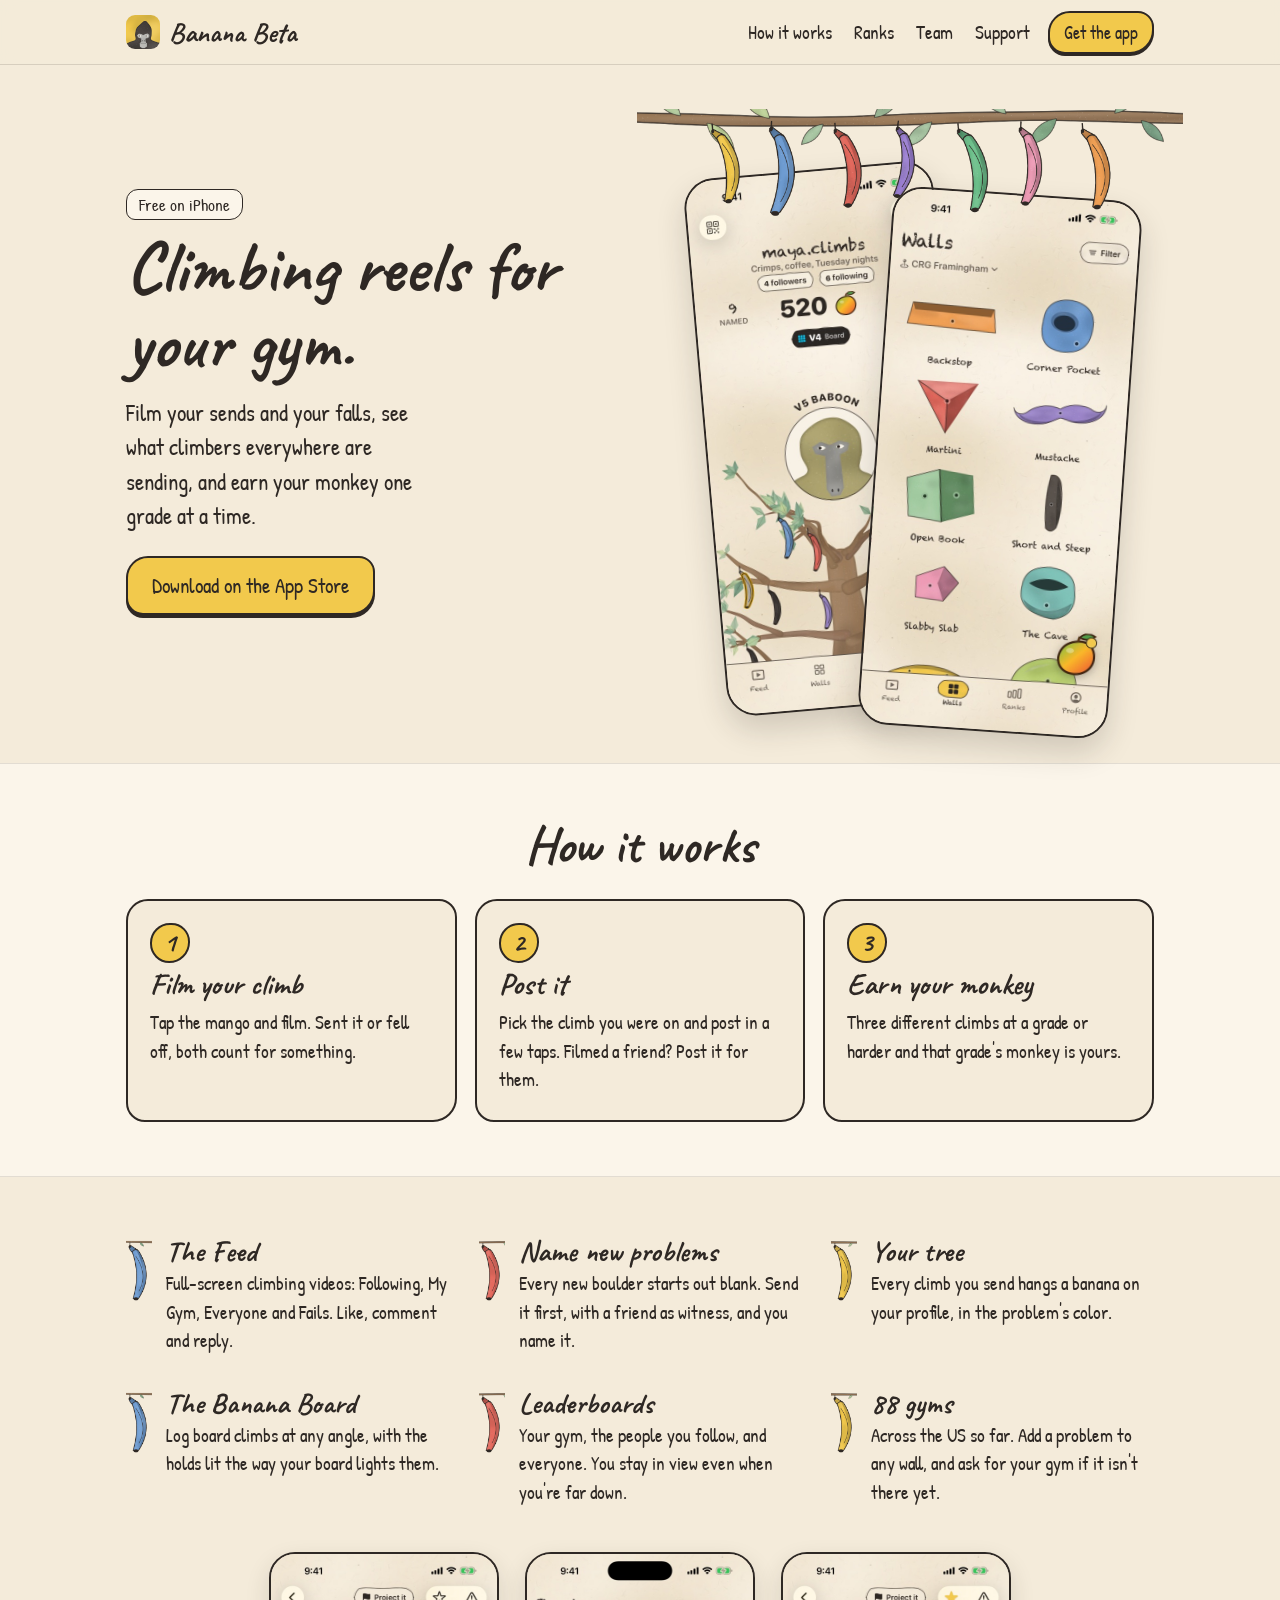
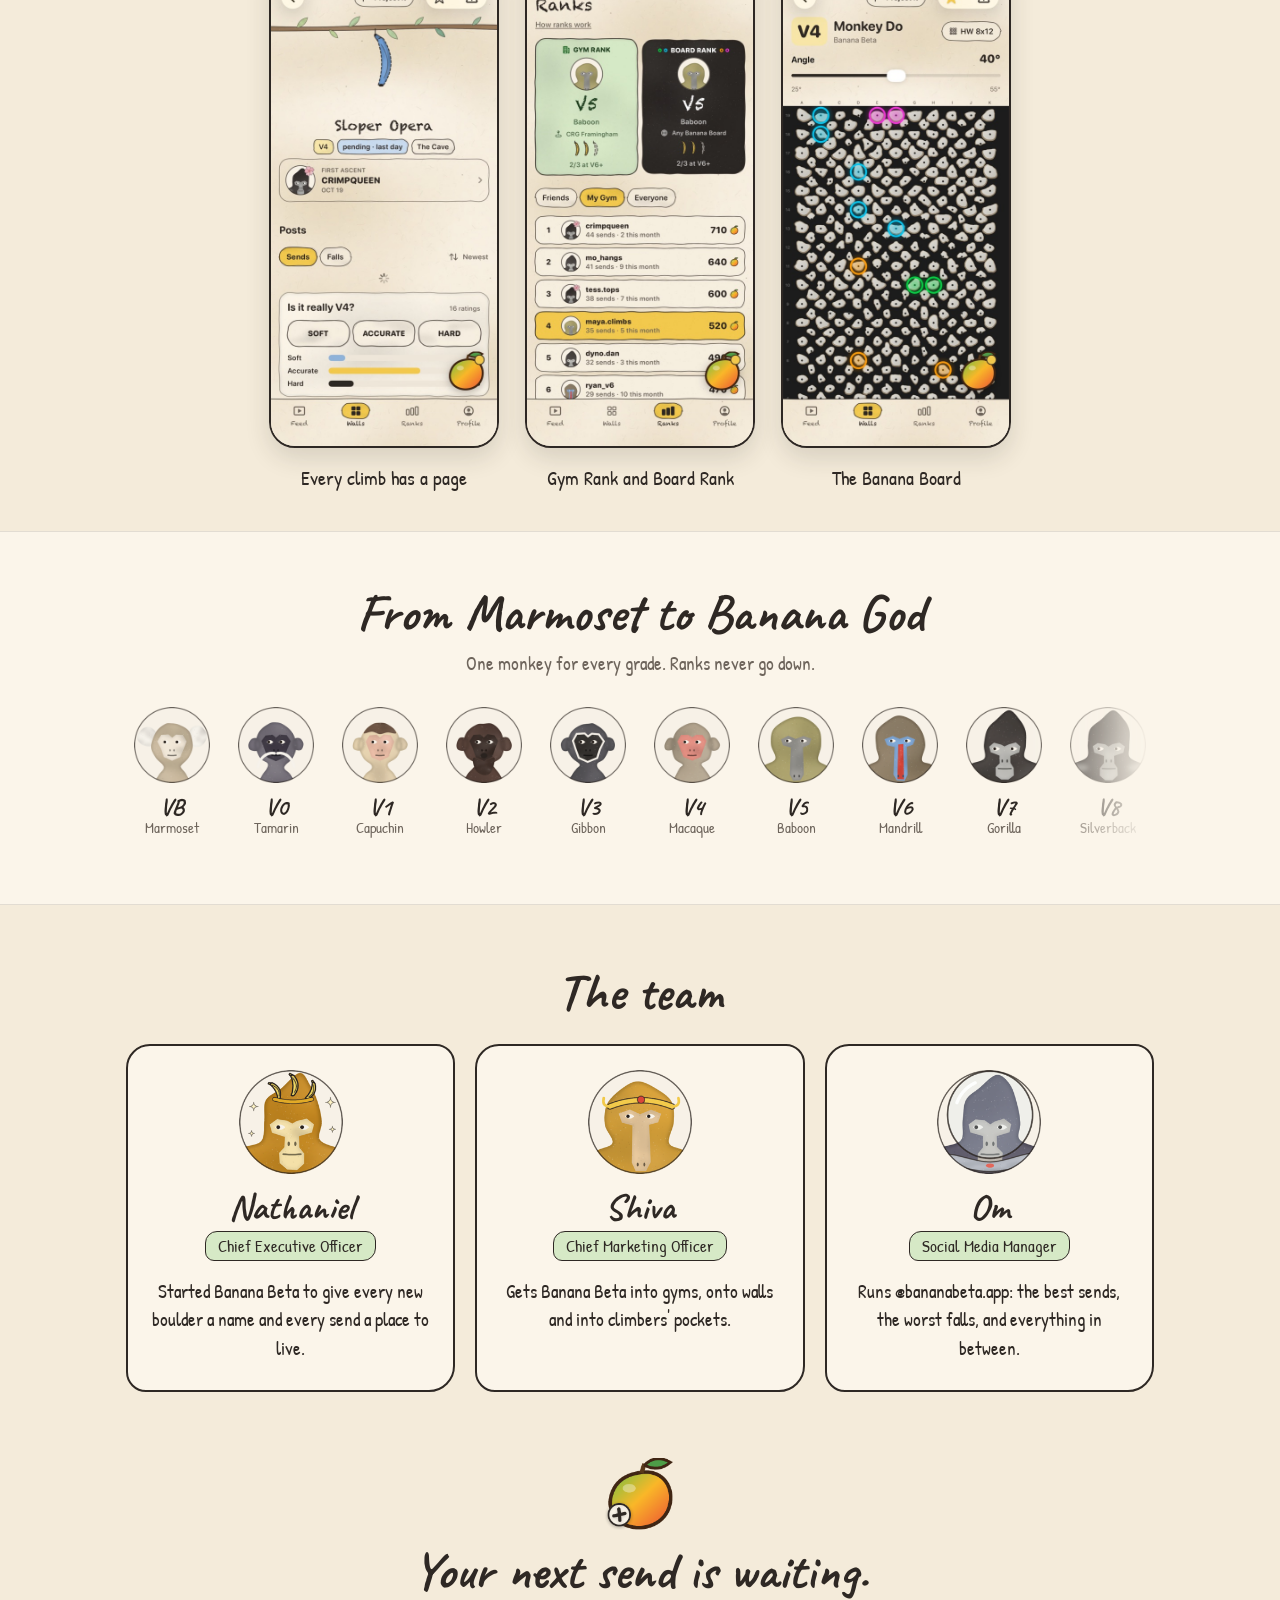
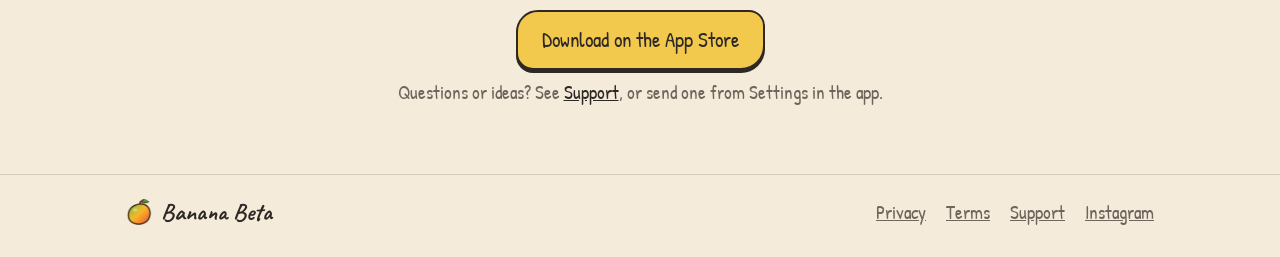
<file: index.html>
<!doctype html>
<html lang="en"><head>
<meta charset="utf-8"><meta name="viewport" content="width=device-width, initial-scale=1">
<title>Banana Beta: climbing reels for your gym</title>
<meta name="description" content="Climbing reels for your gym. Film your sends, earn your monkey, name new problems.">
<meta property="og:title" content="Banana Beta: climbing reels for your gym">
<meta property="og:description" content="Climbing reels for your gym. Film your sends, earn your monkey, name new problems.">
<meta property="og:image" content="./img/icon.png">
<link rel="icon" href="./img/favicon.png">
<link rel="apple-touch-icon" href="./img/icon.png">
<link rel="preconnect" href="https://fonts.googleapis.com"><link rel="preconnect" href="https://fonts.gstatic.com" crossorigin>
<link href="https://fonts.googleapis.com/css2?family=Caveat:wght@600;700&family=Patrick+Hand&display=swap" rel="stylesheet">
<link rel="stylesheet" href="./style.css">
</head><body>
<header class="nav"><div class="wrap nav-row">
  <a class="brand" href="./"><img src="./img/icon.png" alt="" width="34" height="34">Banana Beta</a>
  <nav class="links">
    <a href="./#how">How it works</a>
    <a href="./#ranks">Ranks</a>
    <a href="./#team">Team</a>
    <a href="./support/">Support</a>
  </nav>
  <a class="button small" href="https://apps.apple.com/app/id6826756318">Get the app</a>
</div></header>

<section class="hero"><div class="wrap hero-row">
  <div class="hero-copy">
    <p class="kicker">Free on iPhone</p>
    <h1>Climbing reels for your gym.</h1>
    <p class="lede">Film your sends and your falls, see what climbers everywhere are sending, and earn your monkey one grade at a time.</p>
    <p><a class="button" href="https://apps.apple.com/app/id6826756318">Download on the App Store</a></p>
  </div>
  <div class="hero-art">
    <img class="vine" src="img/vine.png" alt="" width="600" height="120">
    <div class="phones">
      <img class="phone back" src="img/screen-profile.jpg" alt="A climber's profile: a tree hung with bananas, one for every send" width="300" height="652">
      <img class="phone front" src="img/screen-walls.jpg" alt="The walls at a climbing gym, drawn as climbing holds" width="300" height="652">
    </div>
  </div>
</div></section>

<section id="how" class="band"><div class="wrap">
  <h2>How it works</h2>
  <ol class="steps">
    <li><span class="num">1</span><h3>Film your climb</h3><p>Tap the mango and film. Sent it or fell off, both count for something.</p></li>
    <li><span class="num">2</span><h3>Post it</h3><p>Pick the climb you were on and post in a few taps. Filmed a friend? Post it for them.</p></li>
    <li><span class="num">3</span><h3>Earn your monkey</h3><p>Three different climbs at a grade or harder and that grade's monkey is yours.</p></li>
  </ol>
</div></section>

<section class="wrap features">
  <article><img src="img/banana-1.png" alt="" width="30" height="76"><div><h3>The Feed</h3><p>Full-screen climbing videos: Following, My Gym, Everyone and Fails. Like, comment and reply.</p></div></article>
  <article><img src="img/banana-2.png" alt="" width="30" height="76"><div><h3>Name new problems</h3><p>Every new boulder starts out blank. Send it first, with a friend as witness, and you name it.</p></div></article>
  <article><img src="img/banana-0.png" alt="" width="30" height="76"><div><h3>Your tree</h3><p>Every climb you send hangs a banana on your profile, in the problem's color.</p></div></article>
  <article><img src="img/banana-1.png" alt="" width="30" height="76"><div><h3>The Banana Board</h3><p>Log board climbs at any angle, with the holds lit the way your board lights them.</p></div></article>
  <article><img src="img/banana-2.png" alt="" width="30" height="76"><div><h3>Leaderboards</h3><p>Your gym, the people you follow, and everyone. You stay in view even when you're far down.</p></div></article>
  <article><img src="img/banana-0.png" alt="" width="30" height="76"><div><h3>88 gyms</h3><p>Across the US so far. Add a problem to any wall, and ask for your gym if it isn't there yet.</p></div></article>
</section>

<section class="screens"><div class="wrap">
  <div class="shots">
    <figure><img src="img/screen-problem.jpg" alt="A problem page with its banana, grade and sends" width="240" height="522" loading="lazy"><figcaption>Every climb has a page</figcaption></figure>
    <figure><img src="img/screen-leaderboard.jpg" alt="The Ranks tab with Gym Rank, Board Rank and a leaderboard" width="240" height="522" loading="lazy"><figcaption>Gym Rank and Board Rank</figcaption></figure>
    <figure><img src="img/screen-kilterclimb.jpg" alt="A lit board climb on the Banana Board" width="240" height="522" loading="lazy"><figcaption>The Banana Board</figcaption></figure>
  </div>
</div></section>

<section id="ranks" class="band"><div class="wrap">
  <h2>From Marmoset to Banana God</h2>
  <p class="center muted">One monkey for every grade. Ranks never go down.</p>
  <ul class="ladder">
<li><img src="img/monkey-0.png" alt="Marmoset" width="76" height="76" loading="lazy"><span class="grade">VB</span><span class="mname">Marmoset</span></li>
<li><img src="img/monkey-1.png" alt="Tamarin" width="76" height="76" loading="lazy"><span class="grade">V0</span><span class="mname">Tamarin</span></li>
<li><img src="img/monkey-2.png" alt="Capuchin" width="76" height="76" loading="lazy"><span class="grade">V1</span><span class="mname">Capuchin</span></li>
<li><img src="img/monkey-3.png" alt="Howler" width="76" height="76" loading="lazy"><span class="grade">V2</span><span class="mname">Howler</span></li>
<li><img src="img/monkey-4.png" alt="Gibbon" width="76" height="76" loading="lazy"><span class="grade">V3</span><span class="mname">Gibbon</span></li>
<li><img src="img/monkey-5.png" alt="Macaque" width="76" height="76" loading="lazy"><span class="grade">V4</span><span class="mname">Macaque</span></li>
<li><img src="img/monkey-6.png" alt="Baboon" width="76" height="76" loading="lazy"><span class="grade">V5</span><span class="mname">Baboon</span></li>
<li><img src="img/monkey-7.png" alt="Mandrill" width="76" height="76" loading="lazy"><span class="grade">V6</span><span class="mname">Mandrill</span></li>
<li><img src="img/monkey-8.png" alt="Gorilla" width="76" height="76" loading="lazy"><span class="grade">V7</span><span class="mname">Gorilla</span></li>
<li><img src="img/monkey-9.png" alt="Silverback" width="76" height="76" loading="lazy"><span class="grade">V8</span><span class="mname">Silverback</span></li>
<li><img src="img/monkey-10.png" alt="Gigantopithecus" width="76" height="76" loading="lazy"><span class="grade">V9</span><span class="mname">Gigantopithecus</span></li>
<li><img src="img/monkey-11.png" alt="Kong" width="76" height="76" loading="lazy"><span class="grade">V10</span><span class="mname">Kong</span></li>
<li><img src="img/monkey-12.png" alt="Orangutan" width="76" height="76" loading="lazy"><span class="grade">V11</span><span class="mname">Orangutan</span></li>
<li><img src="img/monkey-13.png" alt="Sasquatch" width="76" height="76" loading="lazy"><span class="grade">V12</span><span class="mname">Sasquatch</span></li>
<li><img src="img/monkey-14.png" alt="Yeti" width="76" height="76" loading="lazy"><span class="grade">V13</span><span class="mname">Yeti</span></li>
<li><img src="img/monkey-15.png" alt="Space Ape" width="76" height="76" loading="lazy"><span class="grade">V14</span><span class="mname">Space Ape</span></li>
<li><img src="img/monkey-16.png" alt="Monkey King" width="76" height="76" loading="lazy"><span class="grade">V15</span><span class="mname">Monkey King</span></li>
<li><img src="img/monkey-17.png" alt="Lava Kong" width="76" height="76" loading="lazy"><span class="grade">V16</span><span class="mname">Lava Kong</span></li>
<li><img src="img/monkey-18.png" alt="Banana God" width="76" height="76" loading="lazy"><span class="grade">V17</span><span class="mname">Banana God</span></li>
  </ul>
</div></section>

<section id="team" class="wrap">
  <h2>The team</h2>
  <div class="team">
<article class="person">
  <img src="img/monkey-18.png" alt="" width="104" height="104">
  <h3>Nathaniel</h3>
  <p class="role">Chief Executive Officer</p>
  <p>Started Banana Beta to give every new boulder a name and every send a place to live.</p>
</article>
<article class="person">
  <img src="img/monkey-16.png" alt="" width="104" height="104">
  <h3>Shiva</h3>
  <p class="role">Chief Marketing Officer</p>
  <p>Gets Banana Beta into gyms, onto walls and into climbers' pockets.</p>
</article>
<article class="person">
  <img src="img/monkey-15.png" alt="" width="104" height="104">
  <h3>Om</h3>
  <p class="role">Social Media Manager</p>
  <p>Runs @bananabeta.app: the best sends, the worst falls, and everything in between.</p>
</article>
  </div>
</section>

<section class="wrap cta">
  <img src="img/mango-add.png" alt="" width="72" height="72">
  <h2>Your next send is waiting.</h2>
  <p><a class="button" href="https://apps.apple.com/app/id6826756318">Download on the App Store</a></p>
  <p class="muted">Questions or ideas? See <a href="support/">Support</a>, or send one from Settings in the app.</p>
</section>

<footer class="foot"><div class="wrap foot-row">
  <span class="brand quiet"><img src="./img/mango.png" alt="" width="26" height="26">Banana Beta</span>
  <span class="foot-links"><a href="./privacy/">Privacy</a><a href="./terms/">Terms</a><a href="./support/">Support</a><a href="https://www.instagram.com/bananabeta.app/">Instagram</a></span>
</div></footer>
</body></html>
</file>
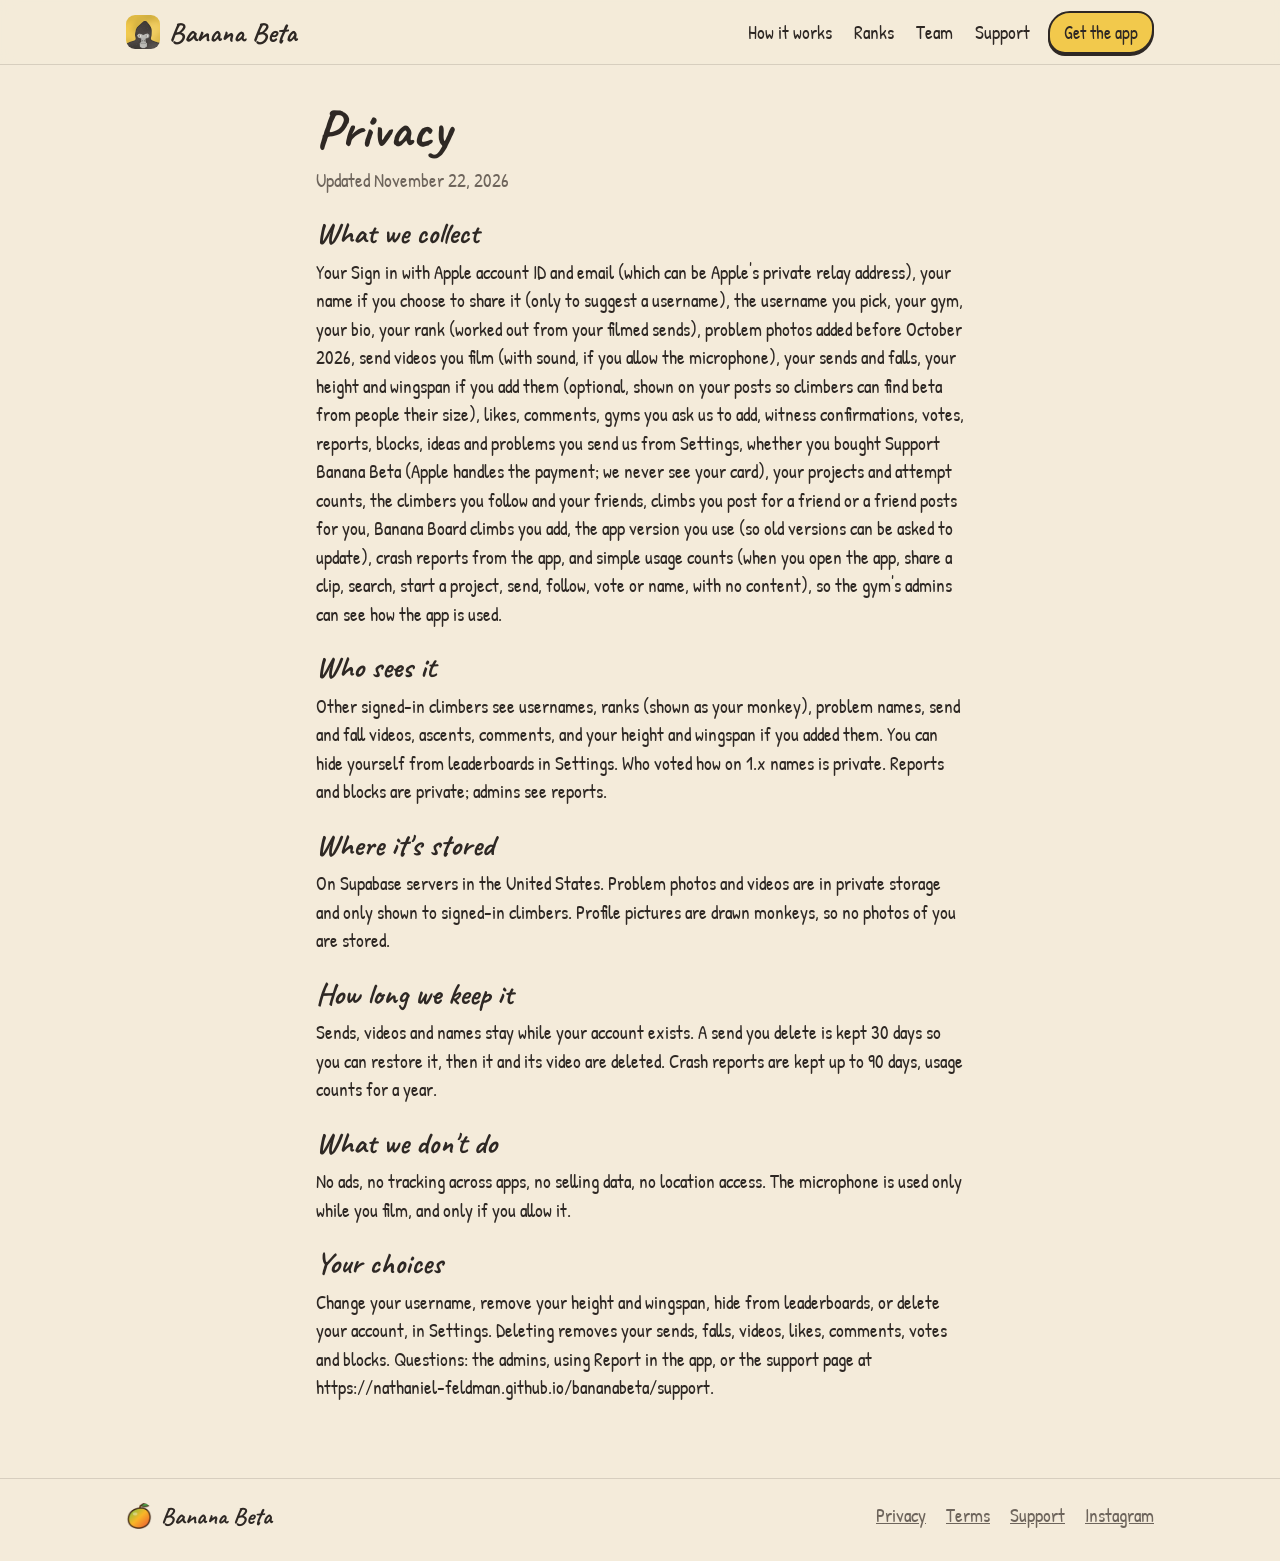
<file: privacy/index.html>
<!doctype html>
<html lang="en"><head>
<meta charset="utf-8"><meta name="viewport" content="width=device-width, initial-scale=1">
<title>Privacy · Banana Beta</title>
<meta name="description" content="Climbing reels for your gym. Film your sends, earn your monkey, name new problems.">
<meta property="og:title" content="Privacy · Banana Beta">
<meta property="og:description" content="Climbing reels for your gym. Film your sends, earn your monkey, name new problems.">
<meta property="og:image" content="../img/icon.png">
<link rel="icon" href="../img/favicon.png">
<link rel="apple-touch-icon" href="../img/icon.png">
<link rel="preconnect" href="https://fonts.googleapis.com"><link rel="preconnect" href="https://fonts.gstatic.com" crossorigin>
<link href="https://fonts.googleapis.com/css2?family=Caveat:wght@600;700&family=Patrick+Hand&display=swap" rel="stylesheet">
<link rel="stylesheet" href="../style.css">
</head><body>
<header class="nav"><div class="wrap nav-row">
  <a class="brand" href="../"><img src="../img/icon.png" alt="" width="34" height="34">Banana Beta</a>
  <nav class="links">
    <a href="../#how">How it works</a>
    <a href="../#ranks">Ranks</a>
    <a href="../#team">Team</a>
    <a href="../support/">Support</a>
  </nav>
  <a class="button small" href="https://apps.apple.com/app/id6826756318">Get the app</a>
</div></header>
<main class="wrap narrow"><h1>Privacy</h1><p class='muted'>Updated November 22, 2026</p><h2>What we collect</h2><p>Your Sign in with Apple account ID and email (which can be Apple&#x27;s private relay address), your name if you choose to share it (only to suggest a username), the username you pick, your gym, your bio, your rank (worked out from your filmed sends), problem photos added before October 2026, send videos you film (with sound, if you allow the microphone), your sends and falls, your height and wingspan if you add them (optional, shown on your posts so climbers can find beta from people their size), likes, comments, gyms you ask us to add, witness confirmations, votes, reports, blocks, ideas and problems you send us from Settings, whether you bought Support Banana Beta (Apple handles the payment; we never see your card), your projects and attempt counts, the climbers you follow and your friends, climbs you post for a friend or a friend posts for you, Banana Board climbs you add, the app version you use (so old versions can be asked to update), crash reports from the app, and simple usage counts (when you open the app, share a clip, search, start a project, send, follow, vote or name, with no content), so the gym&#x27;s admins can see how the app is used.</p>
<h2>Who sees it</h2><p>Other signed-in climbers see usernames, ranks (shown as your monkey), problem names, send and fall videos, ascents, comments, and your height and wingspan if you added them. You can hide yourself from leaderboards in Settings. Who voted how on 1.x names is private. Reports and blocks are private; admins see reports.</p>
<h2>Where it&#x27;s stored</h2><p>On Supabase servers in the United States. Problem photos and videos are in private storage and only shown to signed-in climbers. Profile pictures are drawn monkeys, so no photos of you are stored.</p>
<h2>How long we keep it</h2><p>Sends, videos and names stay while your account exists. A send you delete is kept 30 days so you can restore it, then it and its video are deleted. Crash reports are kept up to 90 days, usage counts for a year.</p>
<h2>What we don&#x27;t do</h2><p>No ads, no tracking across apps, no selling data, no location access. The microphone is used only while you film, and only if you allow it.</p>
<h2>Your choices</h2><p>Change your username, remove your height and wingspan, hide from leaderboards, or delete your account, in Settings. Deleting removes your sends, falls, videos, likes, comments, votes and blocks. Questions: the admins, using Report in the app, or the support page at https://nathaniel-feldman.github.io/bananabeta/support.</p></main>
<footer class="foot"><div class="wrap foot-row">
  <span class="brand quiet"><img src="../img/mango.png" alt="" width="26" height="26">Banana Beta</span>
  <span class="foot-links"><a href="../privacy/">Privacy</a><a href="../terms/">Terms</a><a href="../support/">Support</a><a href="https://www.instagram.com/bananabeta.app/">Instagram</a></span>
</div></footer>
</body></html>
</file>
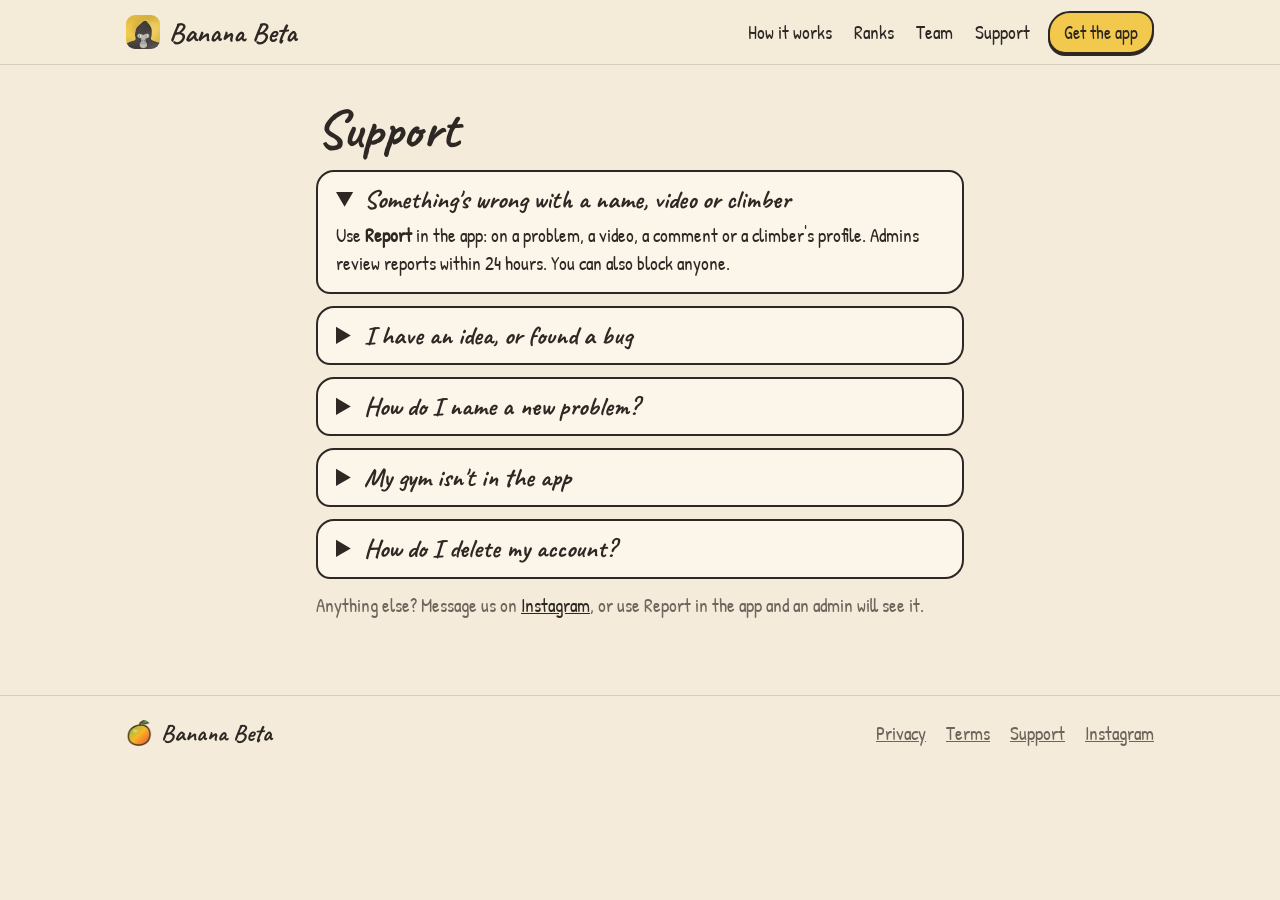
<file: support/index.html>
<!doctype html>
<html lang="en"><head>
<meta charset="utf-8"><meta name="viewport" content="width=device-width, initial-scale=1">
<title>Support · Banana Beta</title>
<meta name="description" content="Climbing reels for your gym. Film your sends, earn your monkey, name new problems.">
<meta property="og:title" content="Support · Banana Beta">
<meta property="og:description" content="Climbing reels for your gym. Film your sends, earn your monkey, name new problems.">
<meta property="og:image" content="../img/icon.png">
<link rel="icon" href="../img/favicon.png">
<link rel="apple-touch-icon" href="../img/icon.png">
<link rel="preconnect" href="https://fonts.googleapis.com"><link rel="preconnect" href="https://fonts.gstatic.com" crossorigin>
<link href="https://fonts.googleapis.com/css2?family=Caveat:wght@600;700&family=Patrick+Hand&display=swap" rel="stylesheet">
<link rel="stylesheet" href="../style.css">
</head><body>
<header class="nav"><div class="wrap nav-row">
  <a class="brand" href="../"><img src="../img/icon.png" alt="" width="34" height="34">Banana Beta</a>
  <nav class="links">
    <a href="../#how">How it works</a>
    <a href="../#ranks">Ranks</a>
    <a href="../#team">Team</a>
    <a href="../support/">Support</a>
  </nav>
  <a class="button small" href="https://apps.apple.com/app/id6826756318">Get the app</a>
</div></header>
<main class="wrap narrow">
<h1>Support</h1>
<details open><summary>Something's wrong with a name, video or climber</summary>
<p>Use <b>Report</b> in the app: on a problem, a video, a comment or a climber's profile. Admins review reports within 24 hours. You can also block anyone.</p></details>
<details><summary>I have an idea, or found a bug</summary>
<p>In the app: <b>Profile → Settings → Suggest an idea or report a problem</b>. It goes straight to the team.</p></details>
<details><summary>How do I name a new problem?</summary>
<p>Be the first to send it, and have a friend scan your code as witness (it shows right after you post). The first witnessed send gets to name it.</p></details>
<details><summary>My gym isn't in the app</summary>
<p>Open the gym picker and ask for it. We add gyms as climbers ask.</p></details>
<details><summary>How do I delete my account?</summary>
<p><b>Profile → Settings → Delete account</b>. It removes everything you've posted.</p></details>
<p class="muted">Anything else? Message us on <a href="https://www.instagram.com/bananabeta.app/">Instagram</a>, or use Report in the app and an admin will see it.</p>
</main>
<footer class="foot"><div class="wrap foot-row">
  <span class="brand quiet"><img src="../img/mango.png" alt="" width="26" height="26">Banana Beta</span>
  <span class="foot-links"><a href="../privacy/">Privacy</a><a href="../terms/">Terms</a><a href="../support/">Support</a><a href="https://www.instagram.com/bananabeta.app/">Instagram</a></span>
</div></footer>
</body></html>
</file>
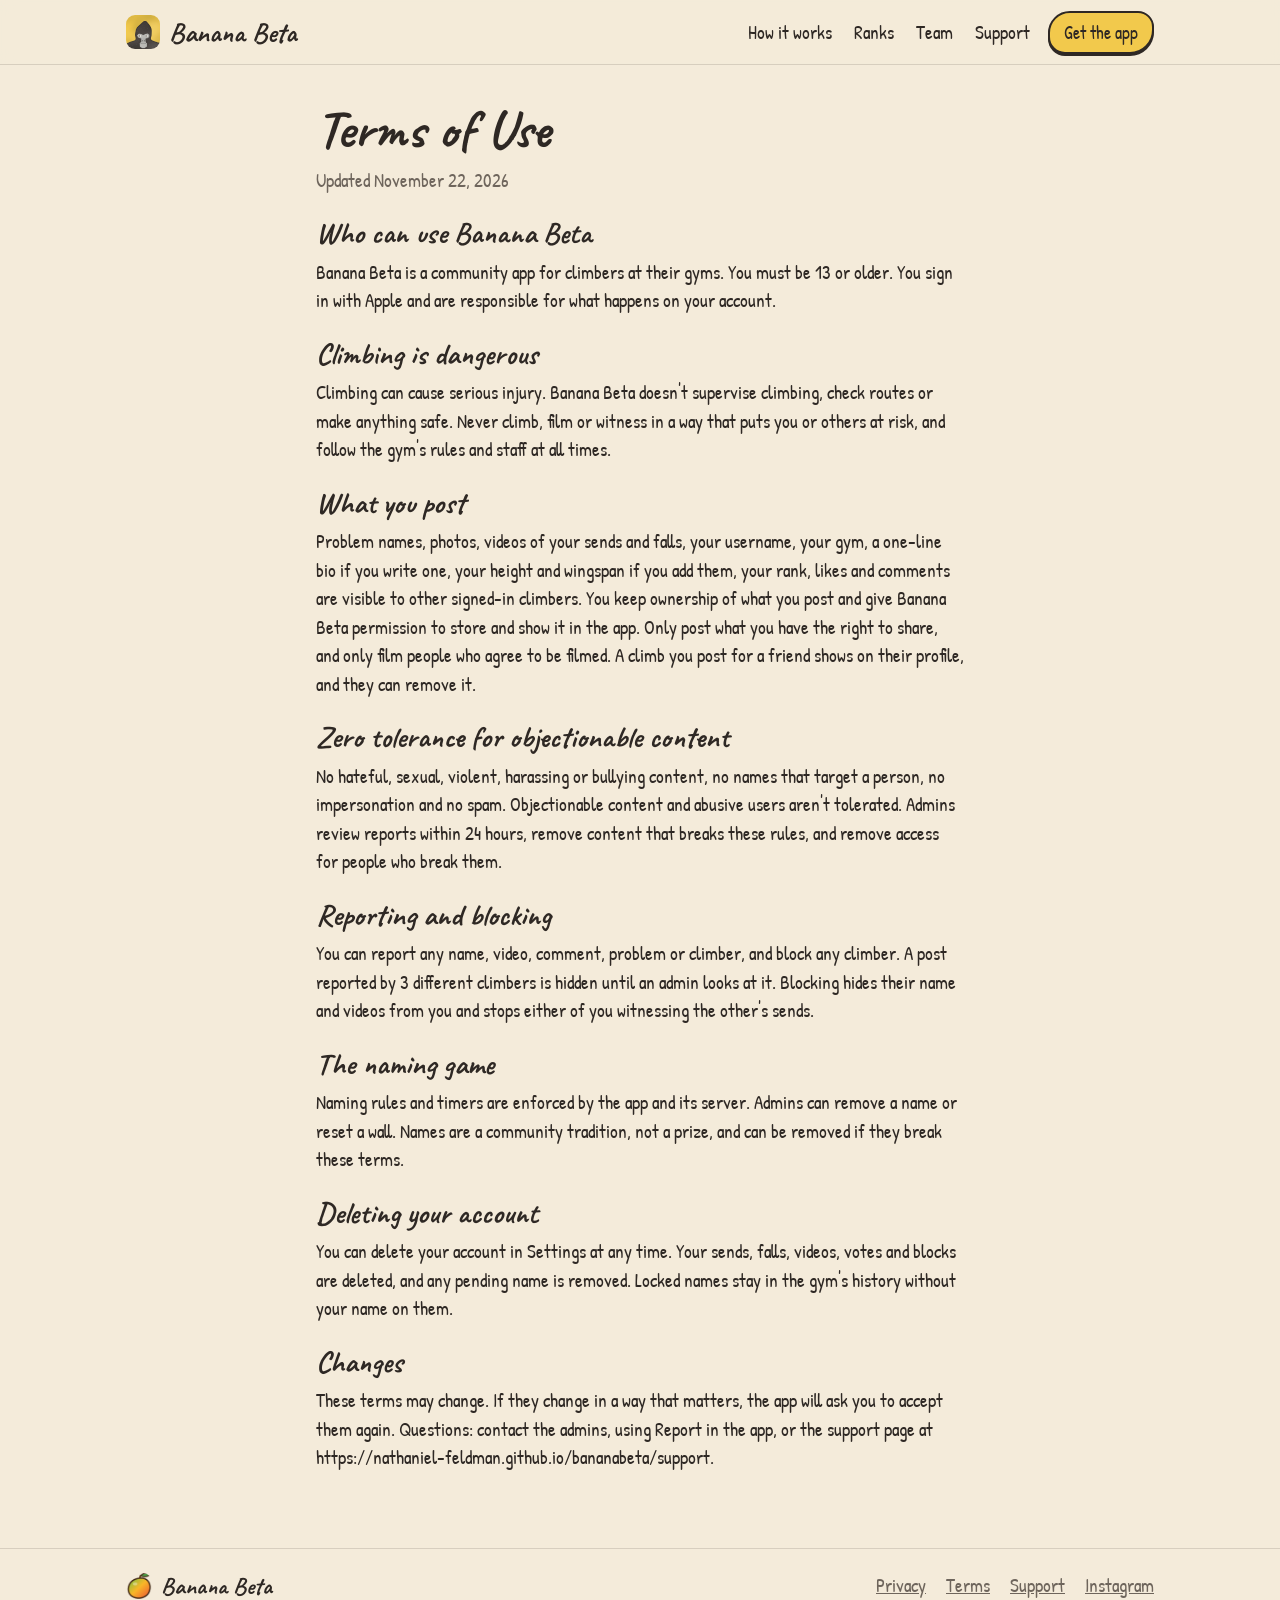
<file: terms/index.html>
<!doctype html>
<html lang="en"><head>
<meta charset="utf-8"><meta name="viewport" content="width=device-width, initial-scale=1">
<title>Terms of Use · Banana Beta</title>
<meta name="description" content="Climbing reels for your gym. Film your sends, earn your monkey, name new problems.">
<meta property="og:title" content="Terms of Use · Banana Beta">
<meta property="og:description" content="Climbing reels for your gym. Film your sends, earn your monkey, name new problems.">
<meta property="og:image" content="../img/icon.png">
<link rel="icon" href="../img/favicon.png">
<link rel="apple-touch-icon" href="../img/icon.png">
<link rel="preconnect" href="https://fonts.googleapis.com"><link rel="preconnect" href="https://fonts.gstatic.com" crossorigin>
<link href="https://fonts.googleapis.com/css2?family=Caveat:wght@600;700&family=Patrick+Hand&display=swap" rel="stylesheet">
<link rel="stylesheet" href="../style.css">
</head><body>
<header class="nav"><div class="wrap nav-row">
  <a class="brand" href="../"><img src="../img/icon.png" alt="" width="34" height="34">Banana Beta</a>
  <nav class="links">
    <a href="../#how">How it works</a>
    <a href="../#ranks">Ranks</a>
    <a href="../#team">Team</a>
    <a href="../support/">Support</a>
  </nav>
  <a class="button small" href="https://apps.apple.com/app/id6826756318">Get the app</a>
</div></header>
<main class="wrap narrow"><h1>Terms of Use</h1><p class='muted'>Updated November 22, 2026</p><h2>Who can use Banana Beta</h2><p>Banana Beta is a community app for climbers at their gyms. You must be 13 or older. You sign in with Apple and are responsible for what happens on your account.</p>
<h2>Climbing is dangerous</h2><p>Climbing can cause serious injury. Banana Beta doesn&#x27;t supervise climbing, check routes or make anything safe. Never climb, film or witness in a way that puts you or others at risk, and follow the gym&#x27;s rules and staff at all times.</p>
<h2>What you post</h2><p>Problem names, photos, videos of your sends and falls, your username, your gym, a one-line bio if you write one, your height and wingspan if you add them, your rank, likes and comments are visible to other signed-in climbers. You keep ownership of what you post and give Banana Beta permission to store and show it in the app. Only post what you have the right to share, and only film people who agree to be filmed. A climb you post for a friend shows on their profile, and they can remove it.</p>
<h2>Zero tolerance for objectionable content</h2><p>No hateful, sexual, violent, harassing or bullying content, no names that target a person, no impersonation and no spam. Objectionable content and abusive users aren&#x27;t tolerated. Admins review reports within 24 hours, remove content that breaks these rules, and remove access for people who break them.</p>
<h2>Reporting and blocking</h2><p>You can report any name, video, comment, problem or climber, and block any climber. A post reported by 3 different climbers is hidden until an admin looks at it. Blocking hides their name and videos from you and stops either of you witnessing the other&#x27;s sends.</p>
<h2>The naming game</h2><p>Naming rules and timers are enforced by the app and its server. Admins can remove a name or reset a wall. Names are a community tradition, not a prize, and can be removed if they break these terms.</p>
<h2>Deleting your account</h2><p>You can delete your account in Settings at any time. Your sends, falls, videos, votes and blocks are deleted, and any pending name is removed. Locked names stay in the gym&#x27;s history without your name on them.</p>
<h2>Changes</h2><p>These terms may change. If they change in a way that matters, the app will ask you to accept them again. Questions: contact the admins, using Report in the app, or the support page at https://nathaniel-feldman.github.io/bananabeta/support.</p></main>
<footer class="foot"><div class="wrap foot-row">
  <span class="brand quiet"><img src="../img/mango.png" alt="" width="26" height="26">Banana Beta</span>
  <span class="foot-links"><a href="../privacy/">Privacy</a><a href="../terms/">Terms</a><a href="../support/">Support</a><a href="https://www.instagram.com/bananabeta.app/">Instagram</a></span>
</div></footer>
</body></html>
</file>
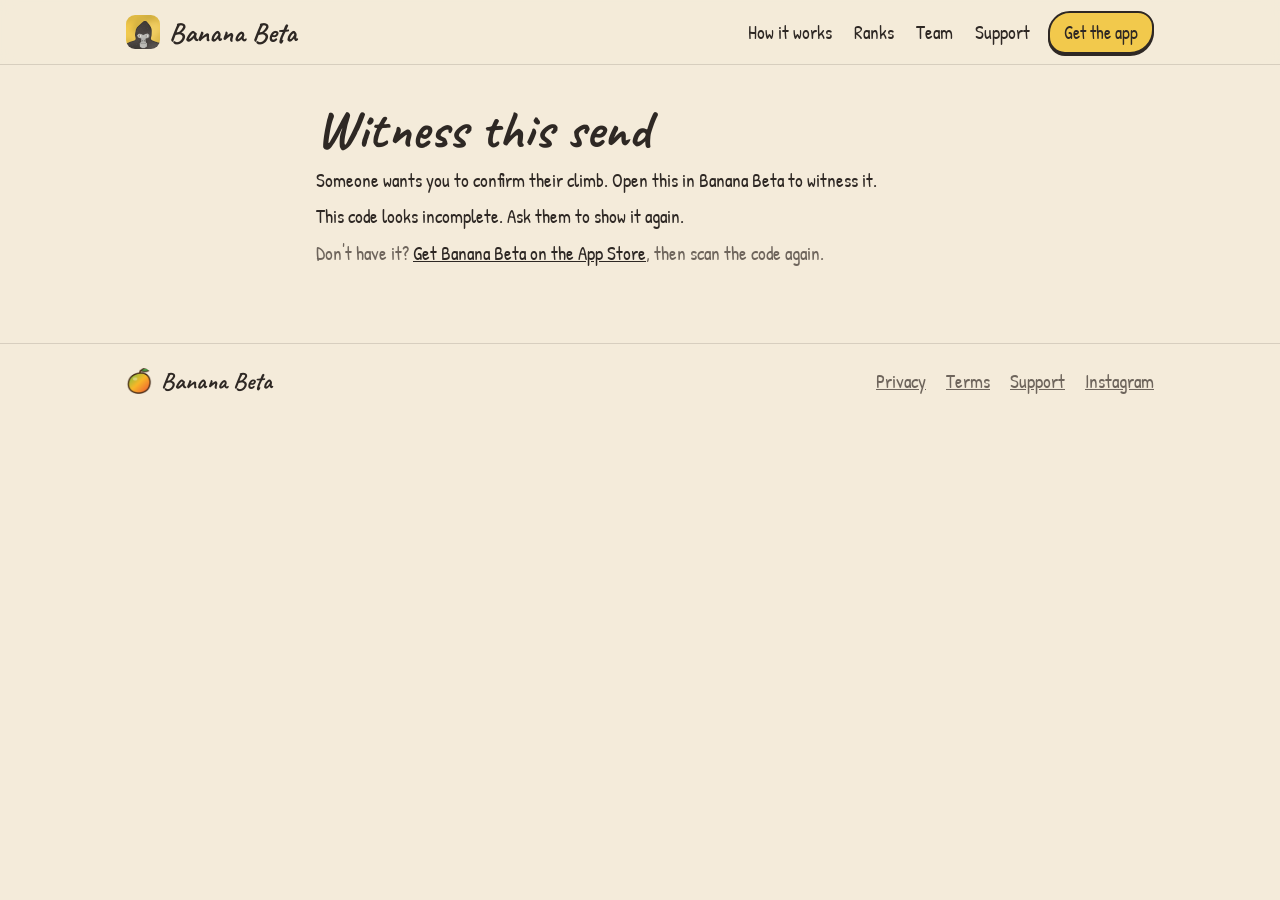
<file: w/index.html>
<!doctype html>
<html lang="en"><head>
<meta charset="utf-8"><meta name="viewport" content="width=device-width, initial-scale=1">
<title>Witness a send · Banana Beta</title>
<meta name="description" content="Climbing reels for your gym. Film your sends, earn your monkey, name new problems.">
<meta property="og:title" content="Witness a send · Banana Beta">
<meta property="og:description" content="Climbing reels for your gym. Film your sends, earn your monkey, name new problems.">
<meta property="og:image" content="../img/icon.png">
<link rel="icon" href="../img/favicon.png">
<link rel="apple-touch-icon" href="../img/icon.png">
<link rel="preconnect" href="https://fonts.googleapis.com"><link rel="preconnect" href="https://fonts.gstatic.com" crossorigin>
<link href="https://fonts.googleapis.com/css2?family=Caveat:wght@600;700&family=Patrick+Hand&display=swap" rel="stylesheet">
<link rel="stylesheet" href="../style.css">
</head><body>
<header class="nav"><div class="wrap nav-row">
  <a class="brand" href="../"><img src="../img/icon.png" alt="" width="34" height="34">Banana Beta</a>
  <nav class="links">
    <a href="../#how">How it works</a>
    <a href="../#ranks">Ranks</a>
    <a href="../#team">Team</a>
    <a href="../support/">Support</a>
  </nav>
  <a class="button small" href="https://apps.apple.com/app/id6826756318">Get the app</a>
</div></header>
<main class="wrap narrow">
<h1>Witness this send</h1>
<p>Someone wants you to confirm their climb. Open this in Banana Beta to witness it.</p>
<p><a class="button" id="open" href="#">Open in Banana Beta</a></p>
<p class="muted">Don't have it? <a href="https://apps.apple.com/app/id6826756318">Get Banana Beta on the App Store</a>, then scan the code again.</p>
<script>
  // The code rides in the #fragment, which browsers never send to the server.
  var q = new URLSearchParams(location.hash.slice(1));
  var send = q.get("send"), code = q.get("code");
  var open = document.getElementById("open");
  if (send && code && /^[0-9a-f-]{36}$/i.test(send) && /^[A-Za-z0-9_-]{1,200}$/.test(code)) {
    open.href = "localclimb://witness?send=" + encodeURIComponent(send) + "&code=" + encodeURIComponent(code);
  } else {
    open.parentNode.innerHTML = "This code looks incomplete. Ask them to show it again.";
  }
</script></main>
<footer class="foot"><div class="wrap foot-row">
  <span class="brand quiet"><img src="../img/mango.png" alt="" width="26" height="26">Banana Beta</span>
  <span class="foot-links"><a href="../privacy/">Privacy</a><a href="../terms/">Terms</a><a href="../support/">Support</a><a href="https://www.instagram.com/bananabeta.app/">Instagram</a></span>
</div></footer>
</body></html>
</file>
<file: style.css>
:root { --paper: #F4EBDA; --card: #FBF5EA; --ink: #2E2824; --muted: #6E655C; --yellow: #F2C94C; --sage: #D6E9C6; --line: #2E2824; }
* { box-sizing: border-box; }
html { scroll-behavior: smooth; scroll-padding-top: 90px; }
body { margin: 0; background: var(--paper); color: var(--ink); font: 19px/1.5 "Patrick Hand", "Noteworthy", sans-serif; overflow-x: hidden; }
img { max-width: 100%; height: auto; }
a { color: var(--ink); }
h1, h2, h3 { font-family: "Caveat", cursive; font-weight: 700; line-height: 1.05; margin: 0; }
h1 { font-size: clamp(46px, 7vw, 72px); }
h2 { font-size: clamp(38px, 5vw, 52px); text-align: center; margin-bottom: 8px; }
h3 { font-size: 30px; }
p { margin: 8px 0; }
.wrap { max-width: 1060px; margin: 0 auto; padding: 0 16px; }
.narrow { max-width: 680px; padding-top: 36px; padding-bottom: 48px; }
.narrow h1 { font-size: 54px; margin-bottom: 4px; }
.narrow h2 { font-size: 30px; text-align: left; margin: 24px 0 2px; }
.center { text-align: center; }
.muted { color: var(--muted); }
.button { display: inline-block; padding: 12px 24px; background: var(--yellow); color: var(--ink); text-decoration: none;
  border: 2px solid var(--line); border-radius: 22px 16px 24px 17px; font-size: 21px; box-shadow: 0 3px 0 var(--line);
  transition: transform .12s ease, box-shadow .12s ease; }
.button:hover { transform: translateY(-1px); box-shadow: 0 4px 0 var(--line); }
.button:active { transform: translateY(2px); box-shadow: 0 1px 0 var(--line); }
.button.small { padding: 6px 14px; font-size: 18px; box-shadow: 0 2px 0 var(--line); }

/* Header */
.nav { position: sticky; top: 0; z-index: 10; background: rgba(244, 235, 218, .92); backdrop-filter: blur(8px);
  border-bottom: 1.5px solid rgba(46, 40, 36, .15); }
.nav-row { display: flex; align-items: center; gap: 18px; height: 64px; }
.brand { display: flex; align-items: center; gap: 9px; font: 700 28px "Caveat", cursive; text-decoration: none; white-space: nowrap; }
.brand img { border-radius: 9px; }
.brand.quiet { font-size: 24px; }
.links { display: flex; gap: 22px; margin-left: auto; }
.links a { text-decoration: none; font-size: 19px; }
.links a:hover { text-decoration: underline; text-underline-offset: 4px; }

/* Hero */
.hero { padding: 44px 0 30px; overflow-x: clip; }
.hero-row { display: grid; grid-template-columns: 1.05fr 1fr; gap: 28px; align-items: center; }
.kicker { display: inline-block; margin: 0 0 10px; padding: 2px 12px; background: var(--card); border: 1.5px solid var(--line);
  border-radius: 12px 10px 13px 9px; font-size: 17px; }
.lede { font-size: 23px; max-width: 30ch; margin: 14px 0 22px; }
.hero-art { position: relative; padding-top: 34px; }
.vine { position: absolute; top: 0; left: -6%; width: 112%; max-width: none; z-index: 2; pointer-events: none; }
.phones { position: relative; height: 560px; }
.phone { position: absolute; width: 250px; border-radius: 30px; border: 2.5px solid var(--line); box-shadow: 0 14px 30px rgba(46, 40, 36, .18); }
.phone.back { left: 8%; top: 26px; transform: rotate(-5deg); }
.phone.front { right: 6%; top: 50px; transform: rotate(4deg); }

/* Sections */
.band { background: var(--card); border-top: 1.5px solid rgba(46, 40, 36, .12); border-bottom: 1.5px solid rgba(46, 40, 36, .12); padding: 54px 0; margin: 30px 0; }
.steps { list-style: none; padding: 0; margin: 26px 0 0; display: grid; grid-template-columns: repeat(3, 1fr); gap: 18px; }
.steps li { background: var(--paper); border: 2px solid var(--line); border-radius: 22px 18px 24px 19px; padding: 22px 22px 18px; }
.num { display: inline-grid; place-items: center; width: 40px; height: 40px; margin-bottom: 6px; background: var(--yellow);
  border: 2px solid var(--line); border-radius: 50% 46% 52% 48%; font: 700 26px "Caveat", cursive; }
.features { display: grid; grid-template-columns: repeat(3, 1fr); gap: 26px 30px; padding-top: 30px; padding-bottom: 20px; }
.features article { display: flex; gap: 14px; align-items: flex-start; }
.features img { flex: none; width: 26px; margin-top: 2px; }
.features h3 { font-size: 29px; }
.features p { margin-top: 2px; }
.screens { padding: 18px 0 8px; }
.shots { display: flex; gap: 26px; justify-content: center; }
.shots figure { margin: 0; text-align: center; }
.shots img { width: 230px; border-radius: 26px; border: 2.5px solid var(--line); box-shadow: 0 10px 24px rgba(46, 40, 36, .14); }
.shots figcaption { margin-top: 8px; font-size: 20px; }
.ladder { -webkit-mask-image: linear-gradient(90deg, #000 88%, transparent); mask-image: linear-gradient(90deg, #000 88%, transparent);
  list-style: none; padding: 6px 4px 14px; margin: 24px 0 0; display: flex; gap: 12px; overflow-x: auto;
  scroll-snap-type: x proximity; scrollbar-width: thin; }
.ladder li { flex: none; width: 92px; text-align: center; scroll-snap-align: start; }
.ladder img { width: 76px; height: 76px; }
.grade { display: block; font: 700 24px/1 "Caveat", cursive; margin-top: 4px; }
.mname { display: block; font-size: 15px; color: var(--muted); line-height: 1.15; }
#team { padding: 30px 16px 10px; }
.team { display: grid; grid-template-columns: repeat(3, 1fr); gap: 20px; margin-top: 24px; }
.person { text-align: center; background: var(--card); border: 2px solid var(--line); border-radius: 24px 19px 26px 20px; padding: 24px 20px 20px; }
.person img { width: 104px; height: 104px; }
.person h3 { font-size: 36px; margin-top: 8px; }
.role { display: inline-block; margin: 4px 0 8px; padding: 1px 12px; background: var(--sage); border: 1.5px solid var(--line);
  border-radius: 12px 10px 13px 9px; font-size: 17px; }
.cta { text-align: center; padding: 56px 16px 40px; }
.cta img { width: 72px; }
.cta h2 { margin: 6px 0 12px; }

/* Support */
details { background: var(--card); border: 2px solid var(--line); border-radius: 18px 15px 19px 14px; padding: 12px 18px; margin: 12px 0; }
summary { cursor: pointer; font: 700 26px/1.2 "Caveat", cursive; }
details p { margin: 6px 0 2px; }

/* Footer */
.foot { border-top: 1.5px solid rgba(46, 40, 36, .15); padding: 22px 0 30px; margin-top: 20px; }
.foot-row { display: flex; align-items: center; justify-content: space-between; gap: 14px; flex-wrap: wrap; }
.foot-links { display: flex; gap: 20px; flex-wrap: wrap; }
.foot-links a { color: var(--muted); }

@media (max-width: 860px) {
  .nav-row { flex-wrap: wrap; height: auto; padding-top: 8px; padding-bottom: 6px; row-gap: 4px; }
  .nav-row .button { margin-left: auto; }
  .links { order: 3; width: 100%; margin: 0; justify-content: space-around; gap: 8px; }
  .links a { font-size: 17px; }
  .hero-row { grid-template-columns: 1fr; }
  .hero-copy { text-align: center; }
  .lede { margin-left: auto; margin-right: auto; }
  .phones { height: 470px; max-width: 420px; margin: 0 auto; }
  .phone { width: 210px; }
  .steps, .features, .team { grid-template-columns: 1fr; }
  .features { max-width: 520px; }
  .shots { overflow-x: auto; justify-content: flex-start; padding-bottom: 10px; scroll-snap-type: x proximity; }
  .shots figure { flex: none; scroll-snap-align: center; }
  .shots img { width: 200px; }
}
@media (prefers-reduced-motion: reduce) { html { scroll-behavior: auto; } .button { transition: none; } }
</file>
